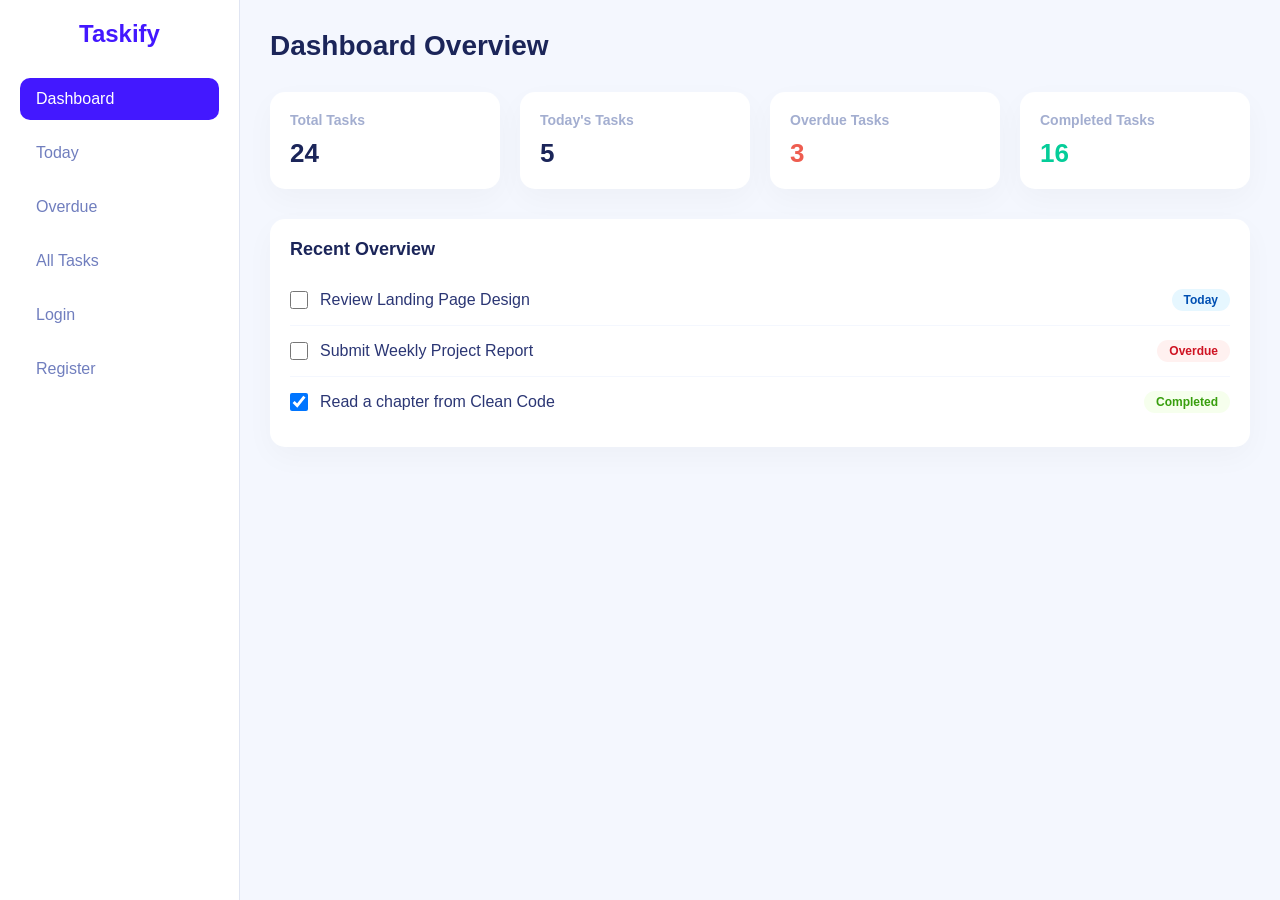
<file: index.html>
<!DOCTYPE html>
<html lang="en" dir="ltr">
<head>
    <meta charset="UTF-8">
    <meta name="viewport" content="width=device-width, initial-scale=1.0">
    <title>Taskify - Dashboard</title>
    <link rel="stylesheet" href="assets/css/style.css">
</head>
<body>

    
    <div class="sidebar">
        <div class="logo">Taskify</div>
        <ul class="nav-links">
            <li><a href="dashboard.html" class="active">Dashboard</a></li>
            <li><a href="today.html">Today</a></li>
            <li><a href="overdue.html">Overdue</a></li>
            <li><a href="tasks.html">All Tasks</a></li>
            <li><a href="login.html">Login</a></li>
            <li><a href="register.html">Register</a></li>
        </ul>
    </div>

   
    <div class="main-content">
        <div class="header">
            <h1>Dashboard Overview</h1>
        </div>

        
        <div class="stats-grid">
            <div class="card">
                <h3>Total Tasks</h3>
                <div class="number">24</div>
            </div>
            <div class="card">
                <h3>Today's Tasks</h3>
                <div class="number">5</div>
            </div>
            <div class="card">
                <h3>Overdue Tasks</h3>
                <div class="number overdue-num">3</div>
            </div>
            <div class="card">
                <h3>Completed Tasks</h3>
                <div class="number done-num">16</div>
            </div>
        </div>

     
        <div class="tasks-section">
            <h2>Recent Overview</h2>

            <div class="task-item">
                <div class="task-info">
                    <input type="checkbox">
                    <span>Review Landing Page Design</span>
                </div>
                <span class="badge today">Today</span>
            </div>

            <div class="task-item">
                <div class="task-info">
                    <input type="checkbox">
                    <span>Submit Weekly Project Report</span>
                </div>
                <span class="badge overdue">Overdue</span>
            </div>

            <div class="task-item">
                <div class="task-info">
                    <input type="checkbox" checked>
                    <span>Read a chapter from Clean Code</span>
                </div>
                <span class="badge done">Completed</span>
            </div>
        </div>
    </div>

</body>
</html>
</file>
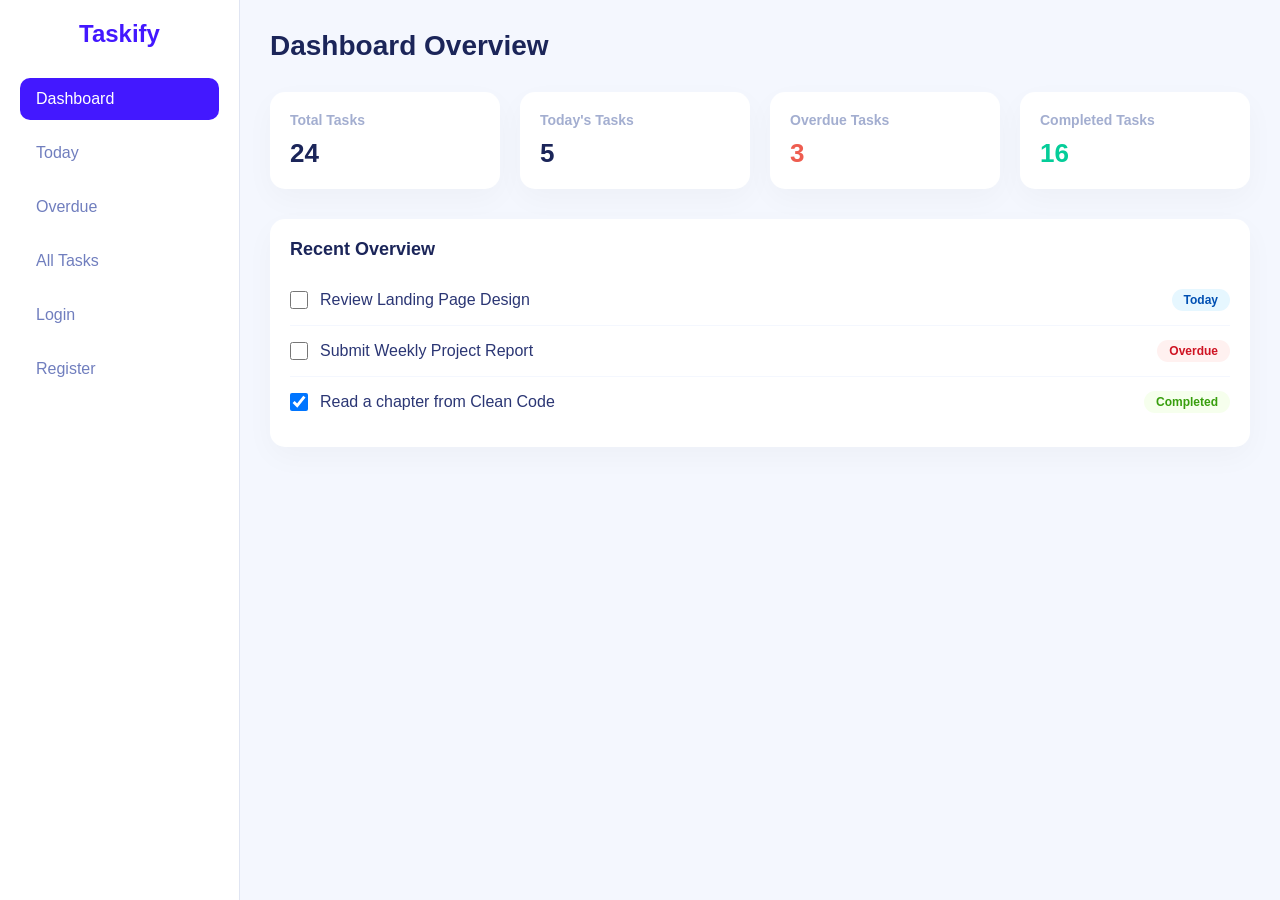
<file: dashboard.html>
<!DOCTYPE html>
<html lang="en" dir="ltr">
<head>
    <meta charset="UTF-8">
    <meta name="viewport" content="width=device-width, initial-scale=1.0">
    <title>Taskify - Dashboard</title>
    <link rel="stylesheet" href="assets/css/style.css">
</head>
<body>

    
    <div class="sidebar">
        <div class="logo">Taskify</div>
        <ul class="nav-links">
            <li><a href="dashboard.html" class="active">Dashboard</a></li>
            <li><a href="today.html">Today</a></li>
            <li><a href="overdue.html">Overdue</a></li>
            <li><a href="tasks.html">All Tasks</a></li>
            <li><a href="login.html">Login</a></li>
            <li><a href="register.html">Register</a></li>
        </ul>
    </div>

   
    <div class="main-content">
        <div class="header">
            <h1>Dashboard Overview</h1>
        </div>

        
        <div class="stats-grid">
            <div class="card">
                <h3>Total Tasks</h3>
                <div class="number">24</div>
            </div>
            <div class="card">
                <h3>Today's Tasks</h3>
                <div class="number">5</div>
            </div>
            <div class="card">
                <h3>Overdue Tasks</h3>
                <div class="number overdue-num">3</div>
            </div>
            <div class="card">
                <h3>Completed Tasks</h3>
                <div class="number done-num">16</div>
            </div>
        </div>

     
        <div class="tasks-section">
            <h2>Recent Overview</h2>

            <div class="task-item">
                <div class="task-info">
                    <input type="checkbox">
                    <span>Review Landing Page Design</span>
                </div>
                <span class="badge today">Today</span>
            </div>

            <div class="task-item">
                <div class="task-info">
                    <input type="checkbox">
                    <span>Submit Weekly Project Report</span>
                </div>
                <span class="badge overdue">Overdue</span>
            </div>

            <div class="task-item">
                <div class="task-info">
                    <input type="checkbox" checked>
                    <span>Read a chapter from Clean Code</span>
                </div>
                <span class="badge done">Completed</span>
            </div>
        </div>
    </div>

</body>
</html>
</file>
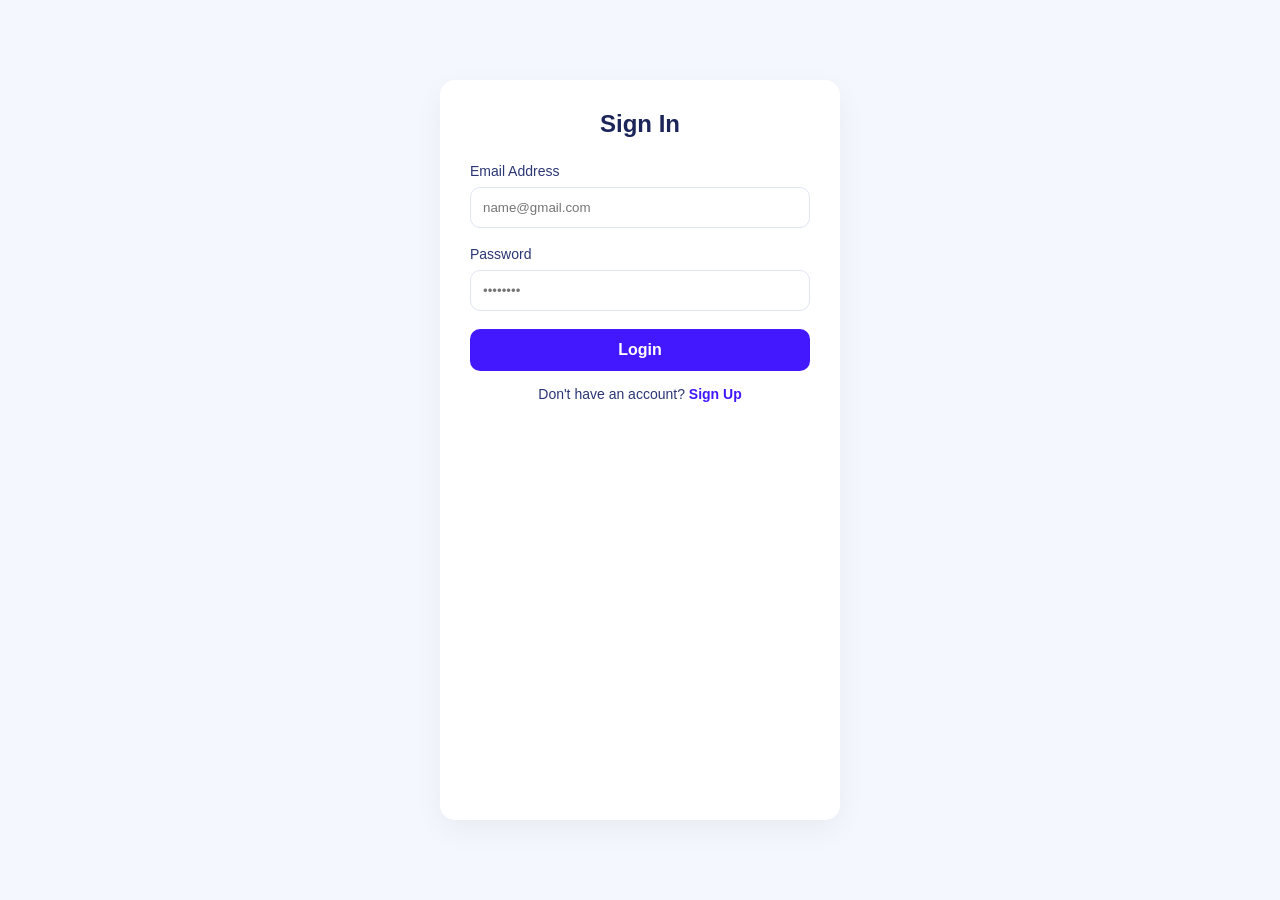
<file: login.html>
<!DOCTYPE html>
<html lang="en" dir="ltr">
<head>
    <meta charset="UTF-8">
    <meta name="viewport" content="width=device-width, initial-scale=1.0">
    <title>Taskify - Login</title>
    <link rel="stylesheet" href="assets/css/style.css">
</head>
<body>

    <div class="auth-container">
        <h2>Sign In</h2>
        <form action="dashboard.html">
            <div class="form-group">
                <label>Email Address</label>
                <input type="email" placeholder="name@gmail.com" required>
            </div>
            <div class="form-group">
                <label>Password</label>
                <input type="password" placeholder="••••••••" required>
            </div>
            <button type="submit" class="btn-primary">Login</button>
        </form>
        <div class="auth-link">
            Don't have an account? <a href="register.html">Sign Up</a>
        </div>
    </div>

</body>
</html>
</file>
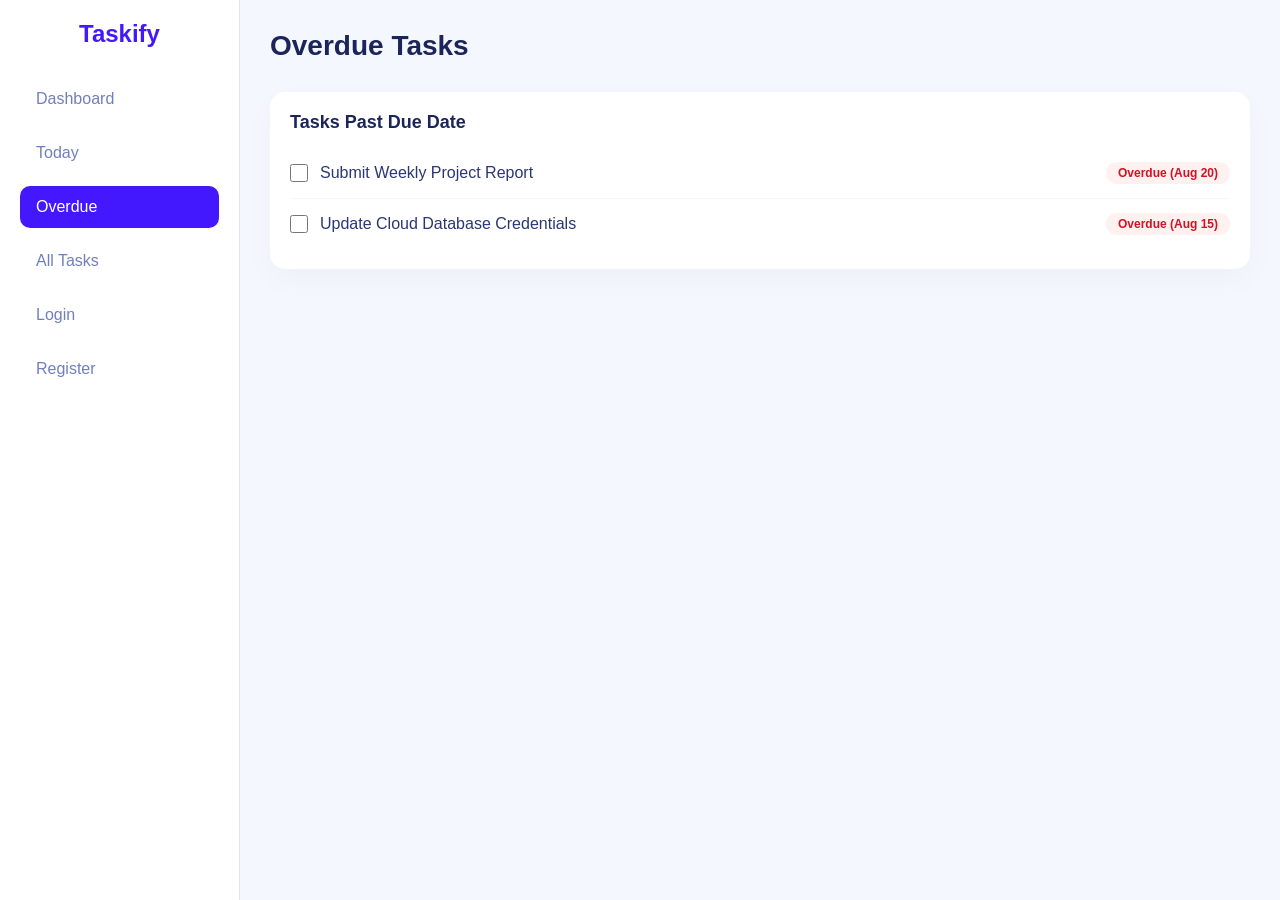
<file: overdue.html>
<!DOCTYPE html>
<html lang="en" dir="ltr">
<head>
    <meta charset="UTF-8">
    <meta name="viewport" content="width=device-width, initial-scale=1.0">
    <title>Taskify - Overdue Tasks</title>
    <link rel="stylesheet" href="assets/css/style.css">
</head>
<body>

    <div class="sidebar">
        <div class="logo">Taskify</div>
        <ul class="nav-links">
            <li><a href="dashboard.html">Dashboard</a></li>
            <li><a href="today.html">Today</a></li>
            <li><a href="overdue.html" class="active">Overdue</a></li>
            <li><a href="tasks.html">All Tasks</a></li>
            <li><a href="login.html">Login</a></li>
            <li><a href="register.html">Register</a></li>
        </ul>
    </div>

    <div class="main-content">
        <div class="header">
            <h1>Overdue Tasks</h1>
        </div>

        <div class="tasks-section">
            <h2>Tasks Past Due Date</h2>

            <div class="task-item">
                <div class="task-info">
                    <input type="checkbox">
                    <span>Submit Weekly Project Report</span>
                </div>
                <span class="badge overdue">Overdue (Aug 20)</span>
            </div>

            <div class="task-item">
                <div class="task-info">
                    <input type="checkbox">
                    <span>Update Cloud Database Credentials</span>
                </div>
                <span class="badge overdue">Overdue (Aug 15)</span>
            </div>
        </div>
    </div>

</body>
</html>
</file>
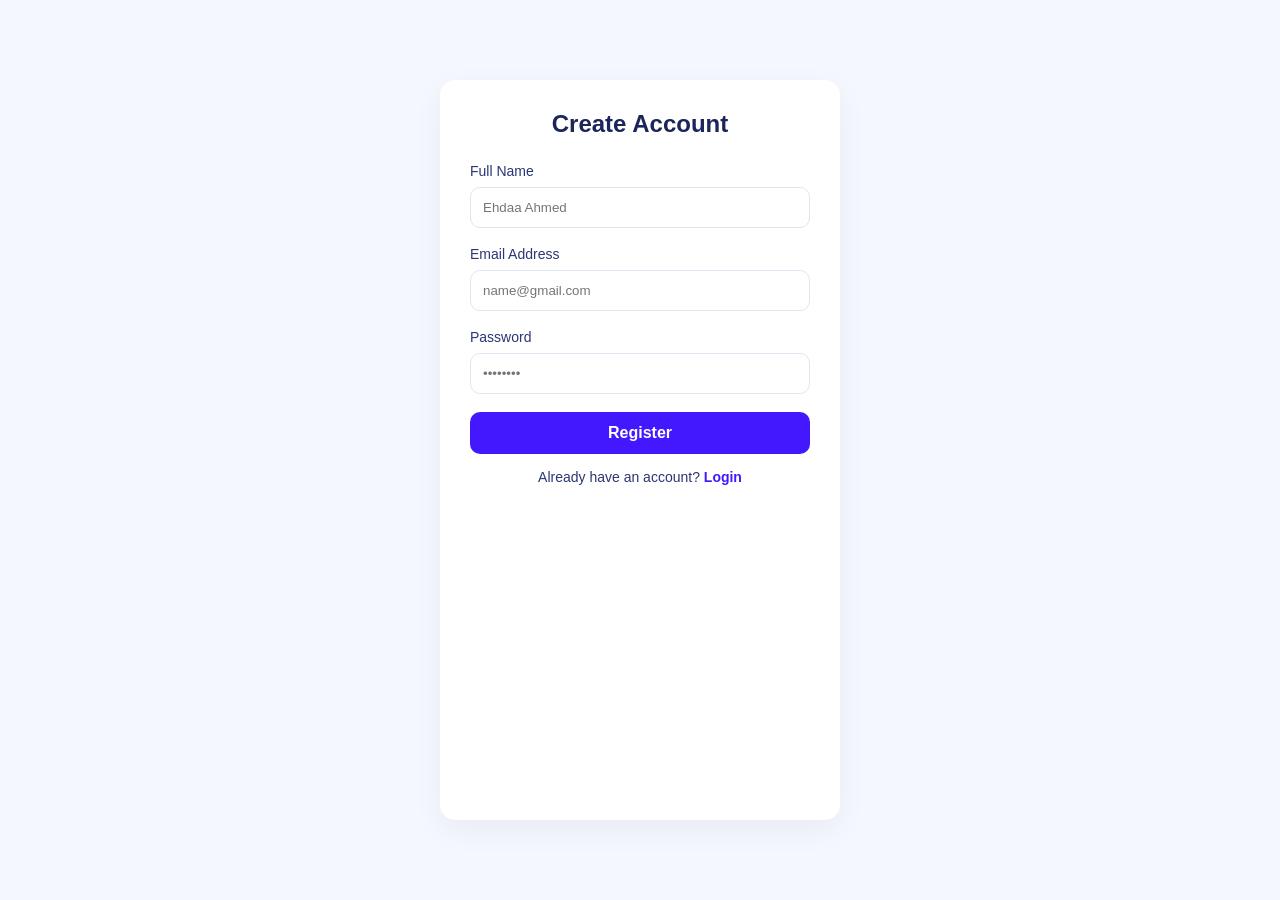
<file: register.html>
<!DOCTYPE html>
<html lang="en" dir="ltr">
<head>
    <meta charset="UTF-8">
    <meta name="viewport" content="width=device-width, initial-scale=1.0">
    <title>Taskify - Register</title>
    <link rel="stylesheet" href="assets/css/style.css">
</head>
<body>

    <div class="auth-container">
        <h2>Create Account</h2>
        <form action="login.html">
            <div class="form-group">
                <label>Full Name</label>
                <input type="text" placeholder="Ehdaa Ahmed" required>
            </div>
            <div class="form-group">
                <label>Email Address</label>
                <input type="email" placeholder="name@gmail.com" required>
            </div>
            <div class="form-group">
                <label>Password</label>
                <input type="password" placeholder="••••••••" required>
            </div>
            <button type="submit" class="btn-primary">Register</button>
        </form>
        <div class="auth-link">
            Already have an account? <a href="login.html">Login</a>
        </div>
    </div>

</body>
</html>
</file>
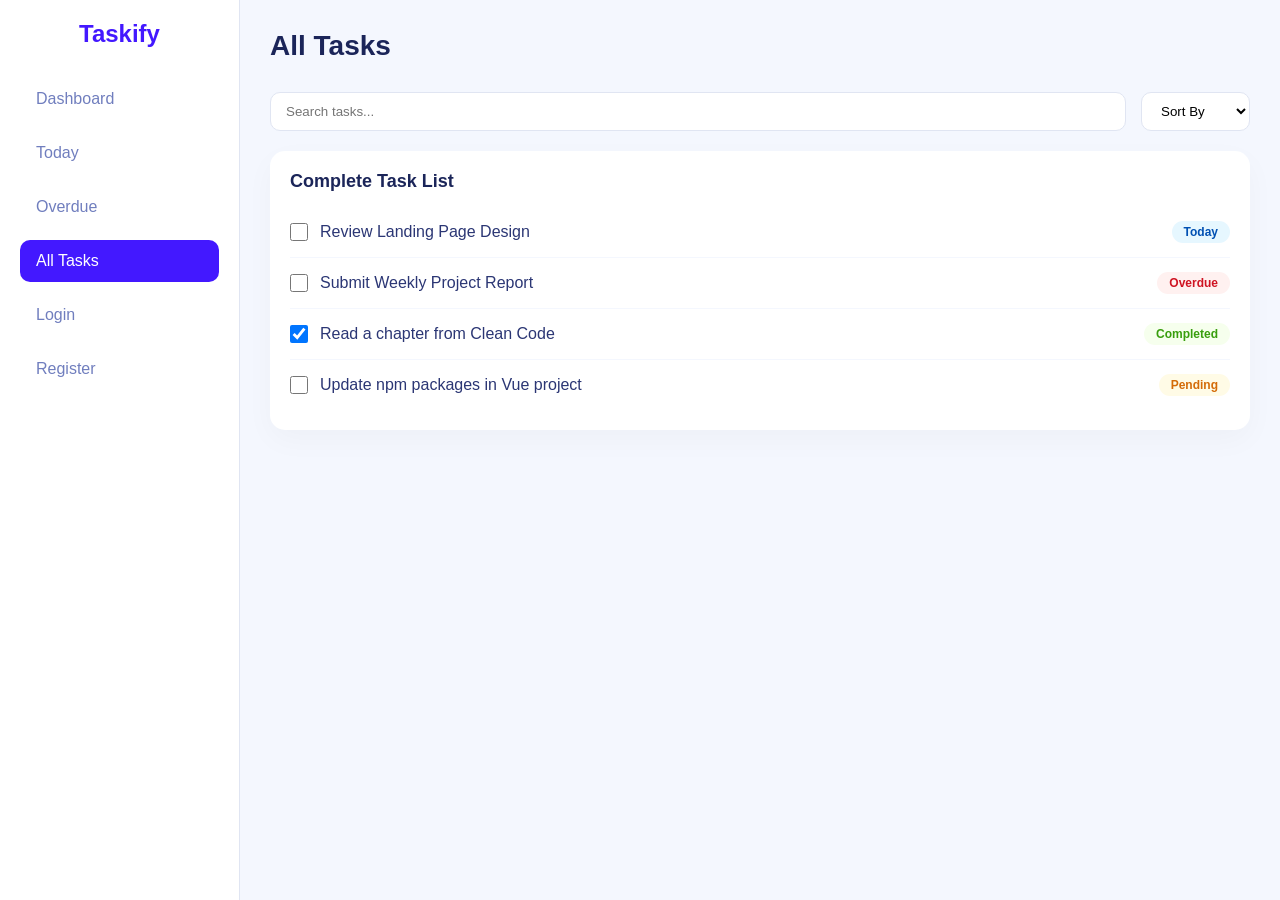
<file: tasks.html>
<!DOCTYPE html>
<html lang="en" dir="ltr">
<head>
    <meta charset="UTF-8">
    <meta name="viewport" content="width=device-width, initial-scale=1.0">
    <title>Taskify - All Tasks</title>
    <link rel="stylesheet" href="assets/css/style.css">
</head>
<body>

    <div class="sidebar">
        <div class="logo">Taskify</div>
        <ul class="nav-links">
            <li><a href="dashboard.html">Dashboard</a></li>
            <li><a href="today.html">Today</a></li>
            <li><a href="overdue.html">Overdue</a></li>
            <li><a href="tasks.html" class="active">All Tasks</a></li>
            <li><a href="login.html">Login</a></li>
            <li><a href="register.html">Register</a></li>
        </ul>
    </div>

    <div class="main-content">
        <div class="header">
            <h1>All Tasks</h1>
        </div>

        
        <div class="controls-bar">
            <input type="text" class="search-input" placeholder="Search tasks...">
            <select class="sort-select">
                <option value="">Sort By</option>
                <option value="date">Due Date</option>
                <option value="priority">Priority</option>
                <option value="status">Status</option>
            </select>
        </div>

        <div class="tasks-section">
            <h2>Complete Task List</h2>

            <div class="task-item">
                <div class="task-info">
                    <input type="checkbox">
                    <span>Review Landing Page Design</span>
                </div>
                <span class="badge today">Today</span>
            </div>

            <div class="task-item">
                <div class="task-info">
                    <input type="checkbox">
                    <span>Submit Weekly Project Report</span>
                </div>
                <span class="badge overdue">Overdue</span>
            </div>

            <div class="task-item">
                <div class="task-info">
                    <input type="checkbox" checked>
                    <span>Read a chapter from Clean Code</span>
                </div>
                <span class="badge done">Completed</span>
            </div>

            <div class="task-item">
                <div class="task-info">
                    <input type="checkbox">
                    <span>Update npm packages in Vue project</span>
                </div>
                <span class="badge pending">Pending</span>
            </div>
        </div>
    </div>

</body>
</html>
</file>
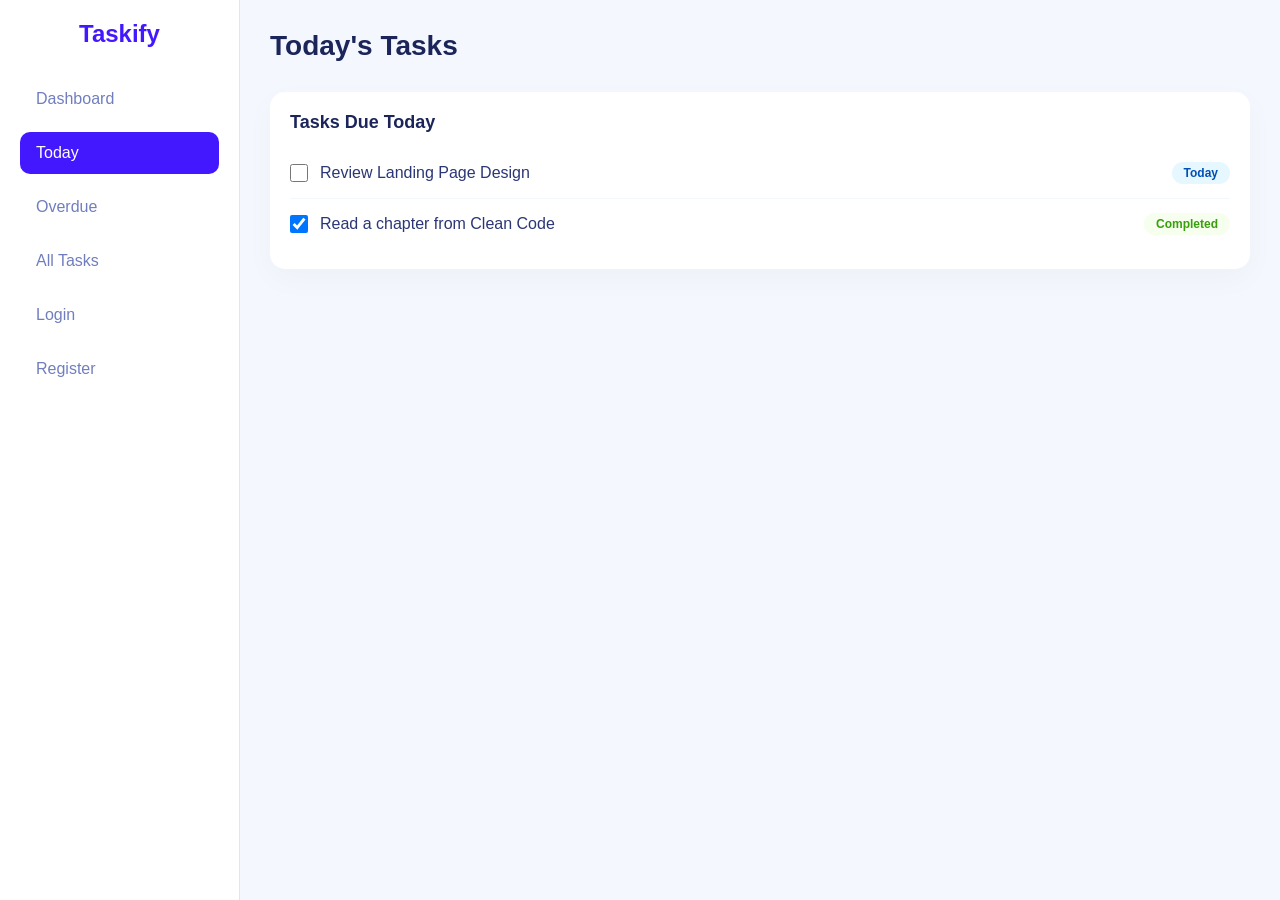
<file: today.html>
<!DOCTYPE html>
<html lang="en" dir="ltr">
<head>
    <meta charset="UTF-8">
    <meta name="viewport" content="width=device-width, initial-scale=1.0">
    <title>Taskify - Today's Tasks</title>
    <link rel="stylesheet" href="assets/css/style.css">
</head>
<body>

    <div class="sidebar">
        <div class="logo">Taskify</div>
        <ul class="nav-links">
            <li><a href="dashboard.html">Dashboard</a></li>
            <li><a href="today.html" class="active">Today</a></li>
            <li><a href="overdue.html">Overdue</a></li>
            <li><a href="tasks.html">All Tasks</a></li>
            <li><a href="login.html">Login</a></li>
            <li><a href="register.html">Register</a></li>
        </ul>
    </div>

    <div class="main-content">
        <div class="header">
            <h1>Today's Tasks</h1>
        </div>

        <div class="tasks-section">
            <h2>Tasks Due Today</h2>

            <div class="task-item">
                <div class="task-info">
                    <input type="checkbox">
                    <span>Review Landing Page Design</span>
                </div>
                <span class="badge today">Today</span>
            </div>

            <div class="task-item">
                <div class="task-info">
                    <input type="checkbox" checked>
                    <span>Read a chapter from Clean Code</span>
                </div>
                <span class="badge done">Completed</span>
            </div>
        </div>
    </div>

</body>
</html>
</file>
<file: assets/css/style.css>
* {
    box-sizing: border-box;
    margin: 0;
    padding: 0;
    font-family: 'Segoe UI', Tahoma, Geneva, Verdana, sans-serif;
}

body {
    background-color: #f4f7fe;
    color: #2b3674;
    display: flex;
    min-height: 100vh;
}


.sidebar {
    width: 240px;
    background: #ffffff;
    padding: 20px;
    border-right: 1px solid #e0e5f2;
}

.logo {
    font-size: 24px;
    font-weight: bold;
    color: #4318ff;
    margin-bottom: 30px;
    text-align: center;
}

.nav-links {
    list-style: none;
}

.nav-links li {
    margin-bottom: 12px;
}

.nav-links a {
    text-decoration: none;
    color: #707ebe;
    display: block;
    padding: 12px 16px;
    border-radius: 10px;
    font-weight: 500;
    transition: all 0.3s ease;
}

.nav-links a.active, 
.nav-links a:hover {
    background-color: #4318ff;
    color: #ffffff;
}


.main-content {
    flex: 1;
    padding: 30px;
}

.header {
    margin-bottom: 30px;
}

.header h1 {
    font-size: 28px;
    color: #1b2559;
}


.stats-grid {
    display: grid;
    grid-template-columns: repeat(auto-fit, minmax(200px, 1fr));
    gap: 20px;
    margin-bottom: 30px;
}

.card {
    background: #ffffff;
    padding: 20px;
    border-radius: 15px;
    box-shadow: 0px 10px 30px rgba(0, 0, 0, 0.03);
}

.card h3 {
    font-size: 14px;
    color: #a3aed0;
    margin-bottom: 10px;
}

.card .number {
    font-size: 26px;
    font-weight: bold;
    color: #1b2559;
}

.card .number.overdue-num { color: #ee5d50; }
.card .number.done-num { color: #05cd99; }


.tasks-section {
    background: #ffffff;
    padding: 20px;
    border-radius: 15px;
    box-shadow: 0px 10px 30px rgba(0, 0, 0, 0.03);
}

.tasks-section h2 {
    font-size: 18px;
    margin-bottom: 15px;
    color: #1b2559;
}

.task-item {
    display: flex;
    align-items: center;
    justify-content: space-between;
    padding: 14px 0;
    border-bottom: 1px solid #f4f7fe;
}

.task-item:last-child {
    border-bottom: none;
}

.task-info {
    display: flex;
    align-items: center;
    gap: 12px;
}

.task-info input[type="checkbox"] {
    width: 18px;
    height: 18px;
    cursor: pointer;
}

.badge {
    padding: 4px 12px;
    border-radius: 20px;
    font-size: 12px;
    font-weight: bold;
}

.badge.today { background: #e6f7ff; color: #0050b3; }
.badge.overdue { background: #fff1f0; color: #cf1322; }
.badge.done { background: #f6ffed; color: #389e0d; }
.badge.pending { background: #fffbe6; color: #d46b08; }


.controls-bar {
    display: flex;
    gap: 15px;
    margin-bottom: 20px;
}

.search-input {
    flex: 1;
    padding: 10px 15px;
    border: 1px solid #e0e5f2;
    border-radius: 10px;
    outline: none;
}

.sort-select {
    padding: 10px 15px;
    border: 1px solid #e0e5f2;
    border-radius: 10px;
    background-color: #fff;
    outline: none;
}


.auth-container {
    max-width: 400px;
    margin: 80px auto;
    background: #ffffff;
    padding: 30px;
    border-radius: 15px;
    box-shadow: 0px 10px 30px rgba(0, 0, 0, 0.05);
    width: 100%;
}

.auth-container h2 {
    text-align: center;
    color: #1b2559;
    margin-bottom: 25px;
}

.form-group {
    margin-bottom: 18px;
}

.form-group label {
    display: block;
    margin-bottom: 8px;
    font-size: 14px;
    color: #2b3674;
}

.form-group input {
    width: 100%;
    padding: 12px;
    border: 1px solid #e0e5f2;
    border-radius: 10px;
    outline: none;
}

.btn-primary {
    width: 100%;
    padding: 12px;
    background-color: #4318ff;
    color: #ffffff;
    border: none;
    border-radius: 10px;
    font-size: 16px;
    font-weight: bold;
    cursor: pointer;
}

.auth-link {
    text-align: center;
    margin-top: 15px;
    font-size: 14px;
}

.auth-link a {
    color: #4318ff;
    text-decoration: none;
    font-weight: bold;
}
</file>
